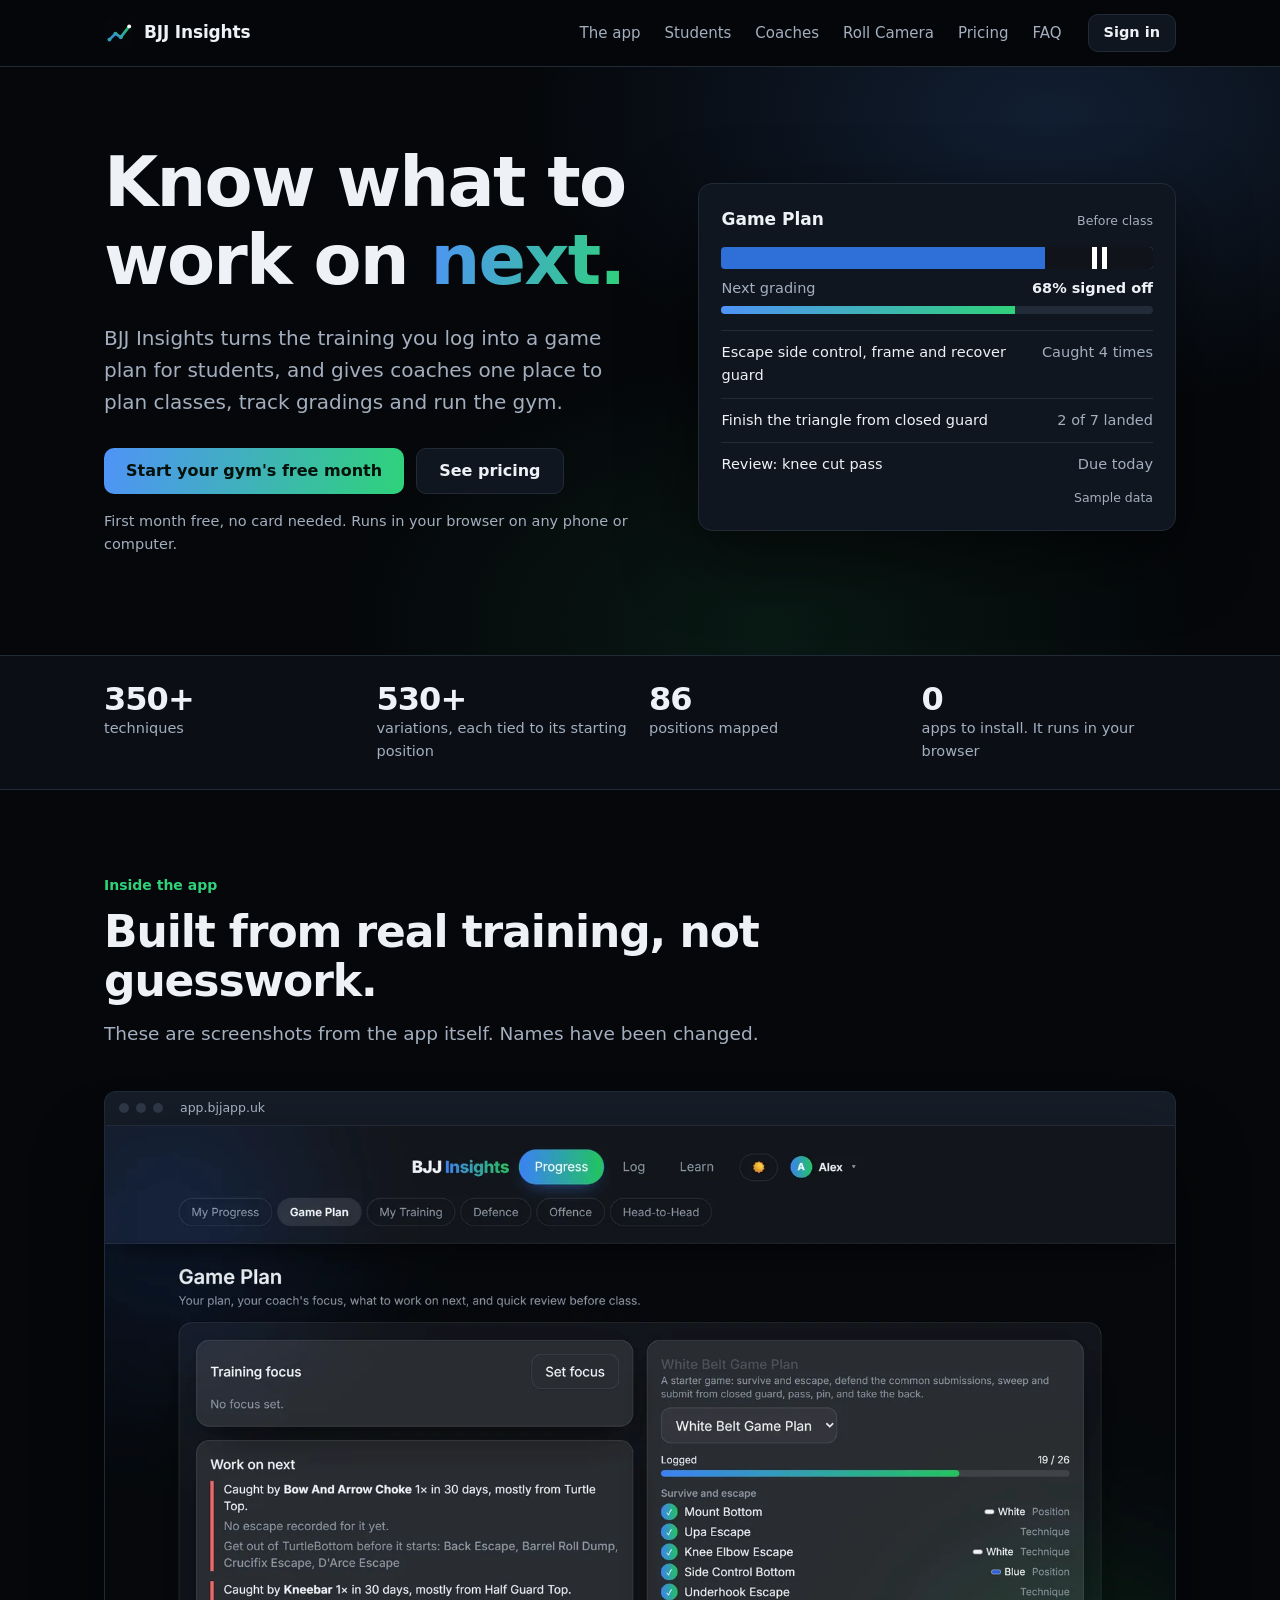
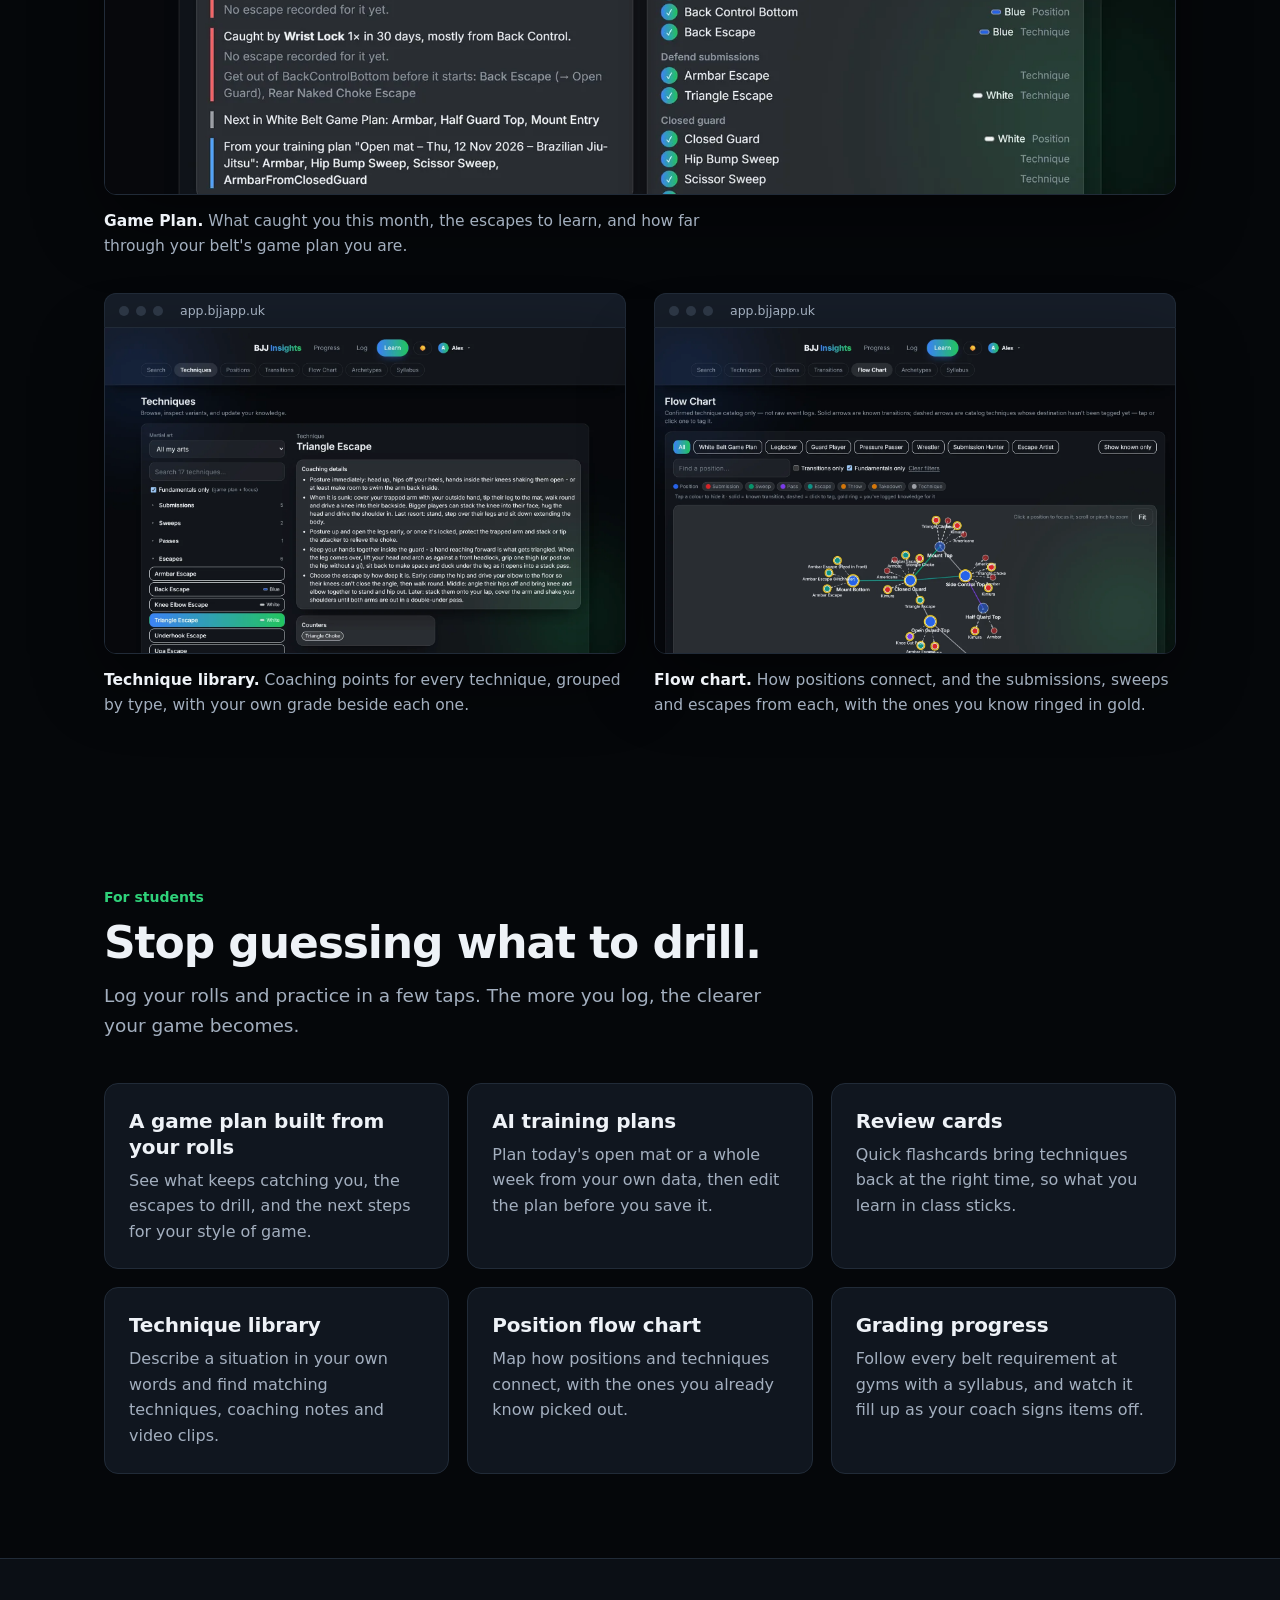
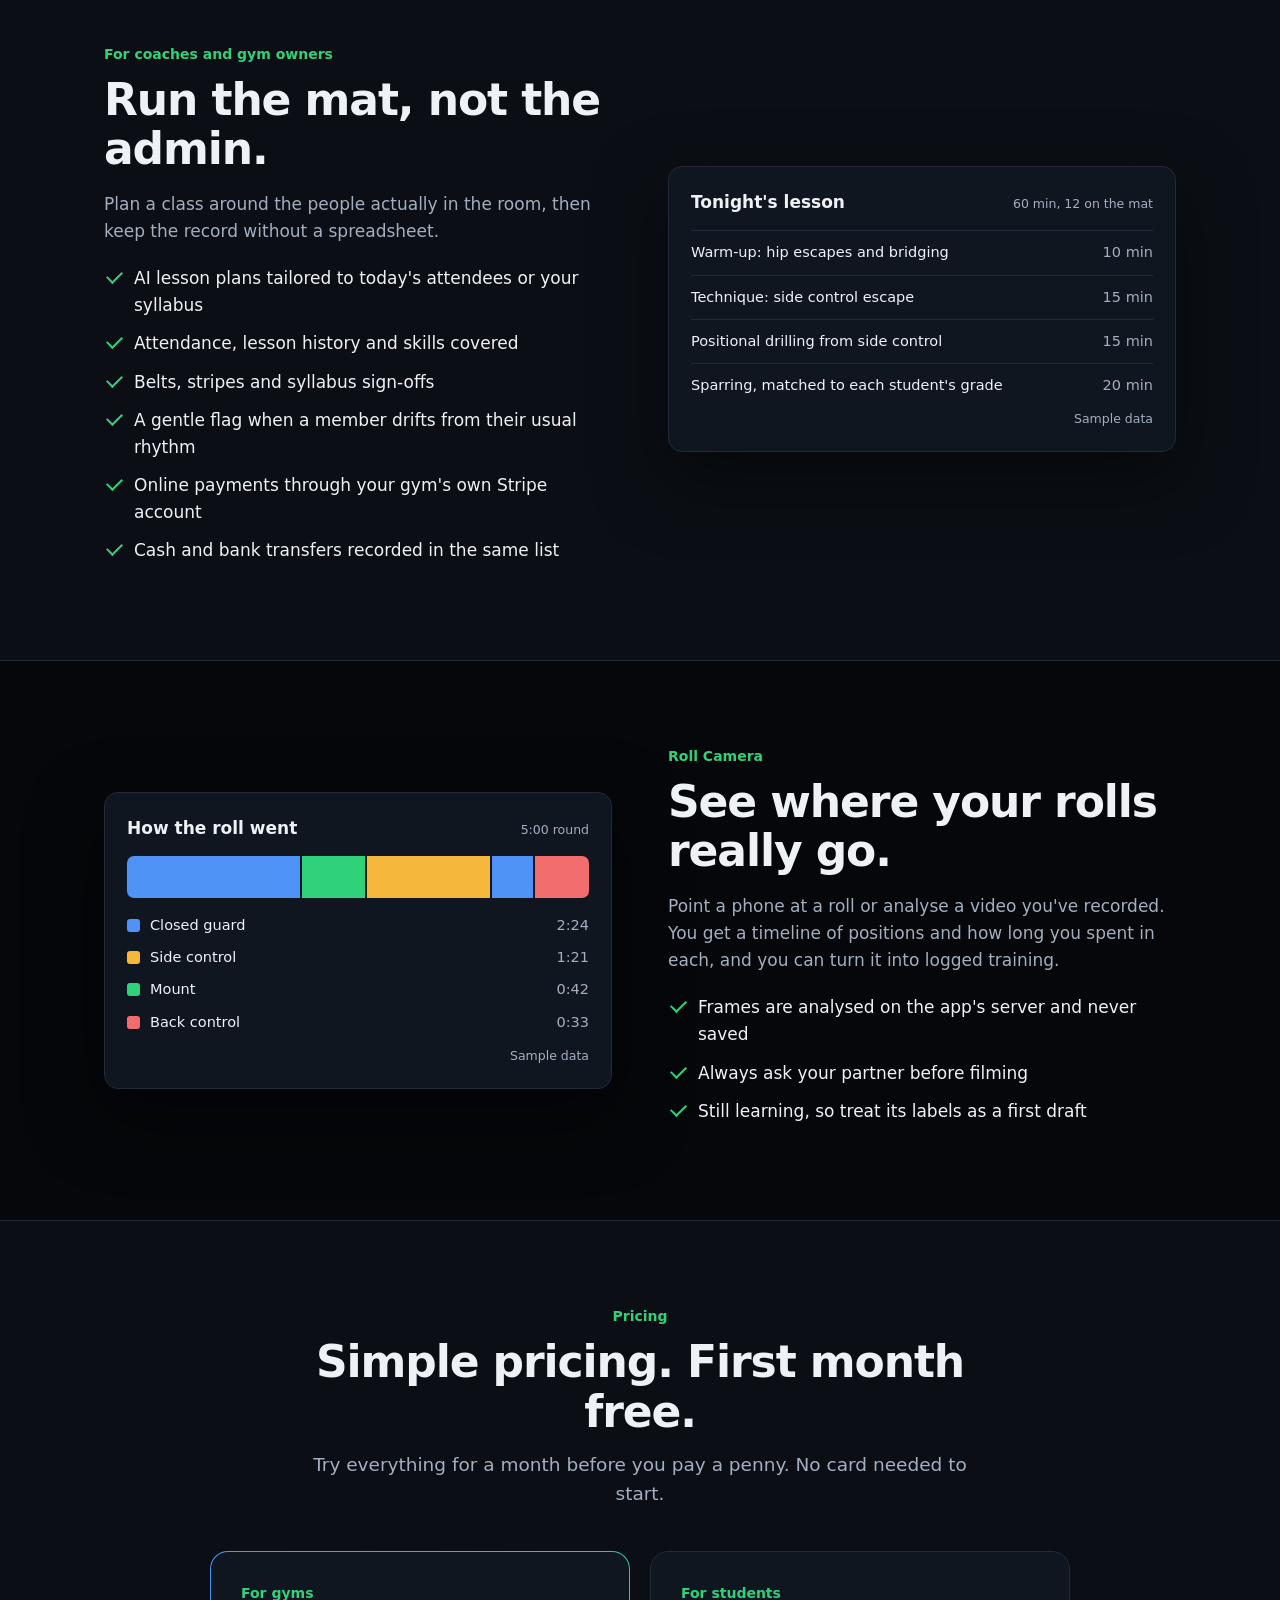
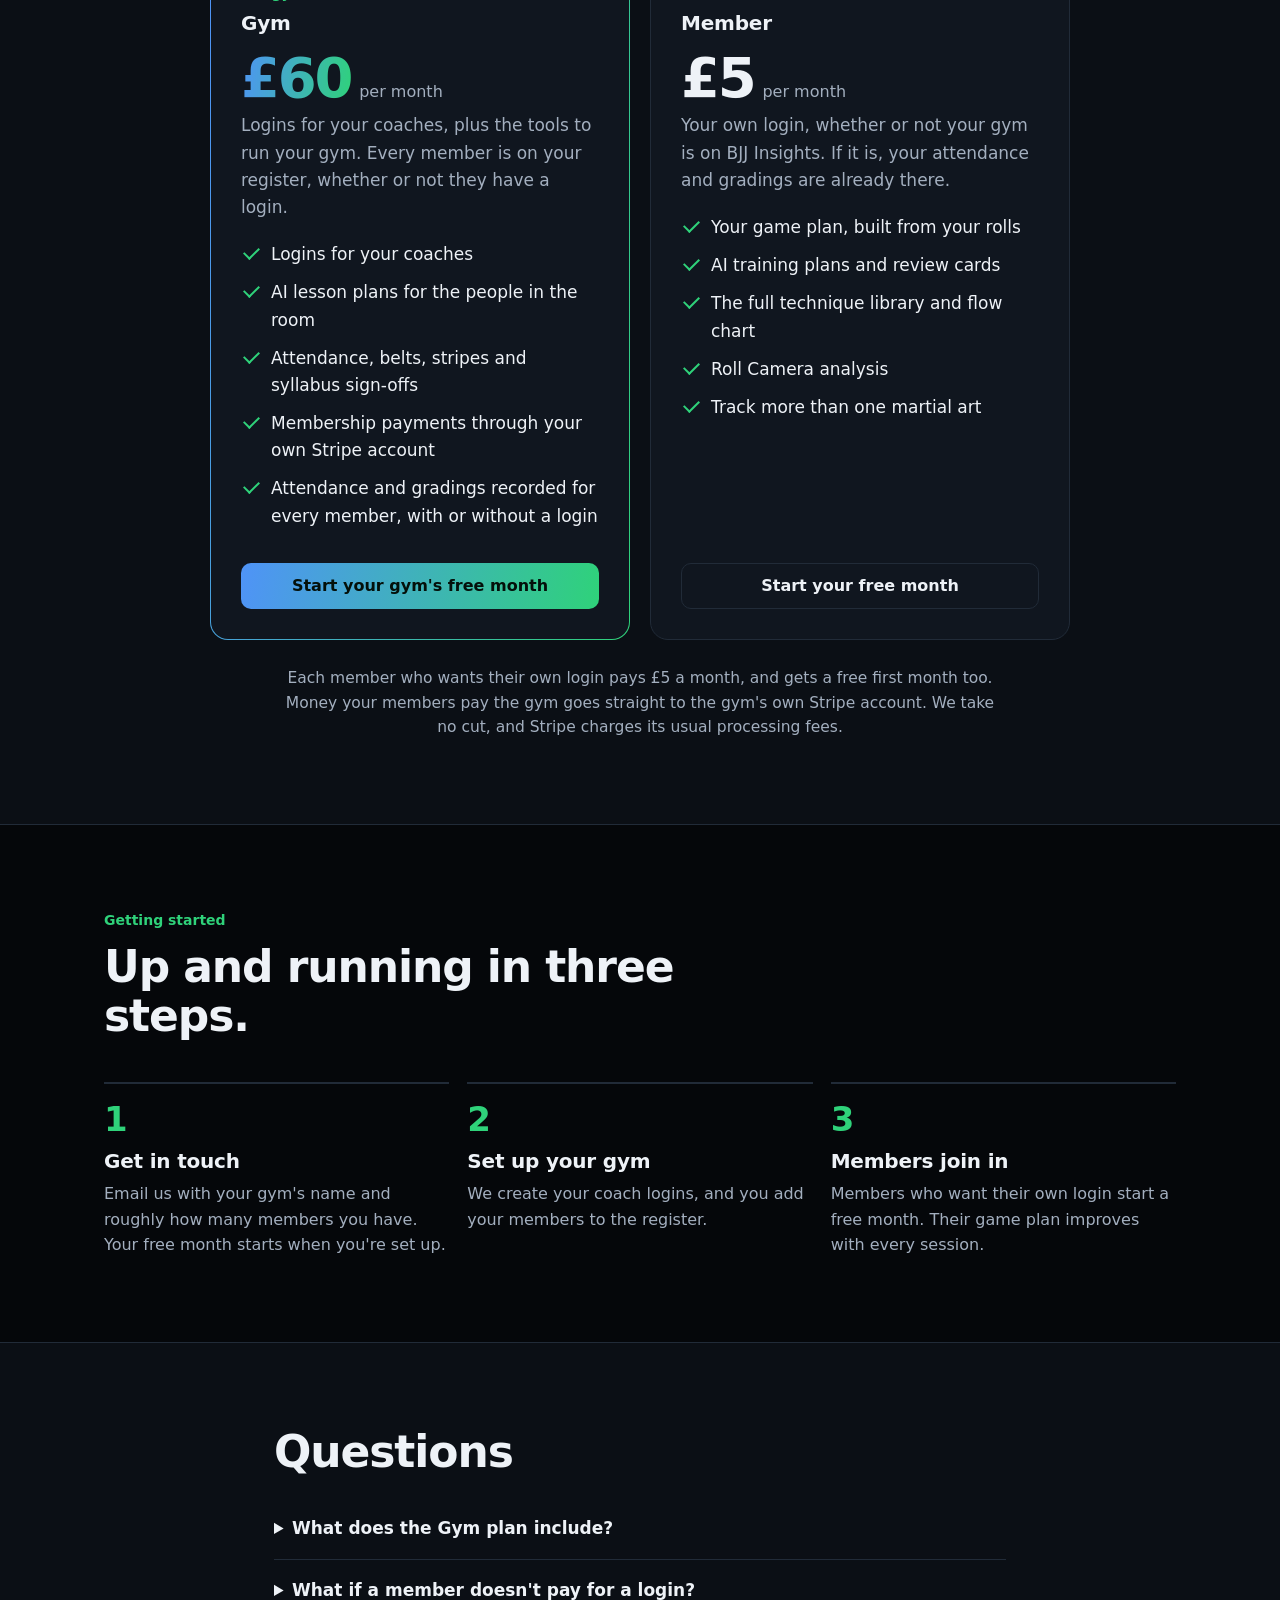
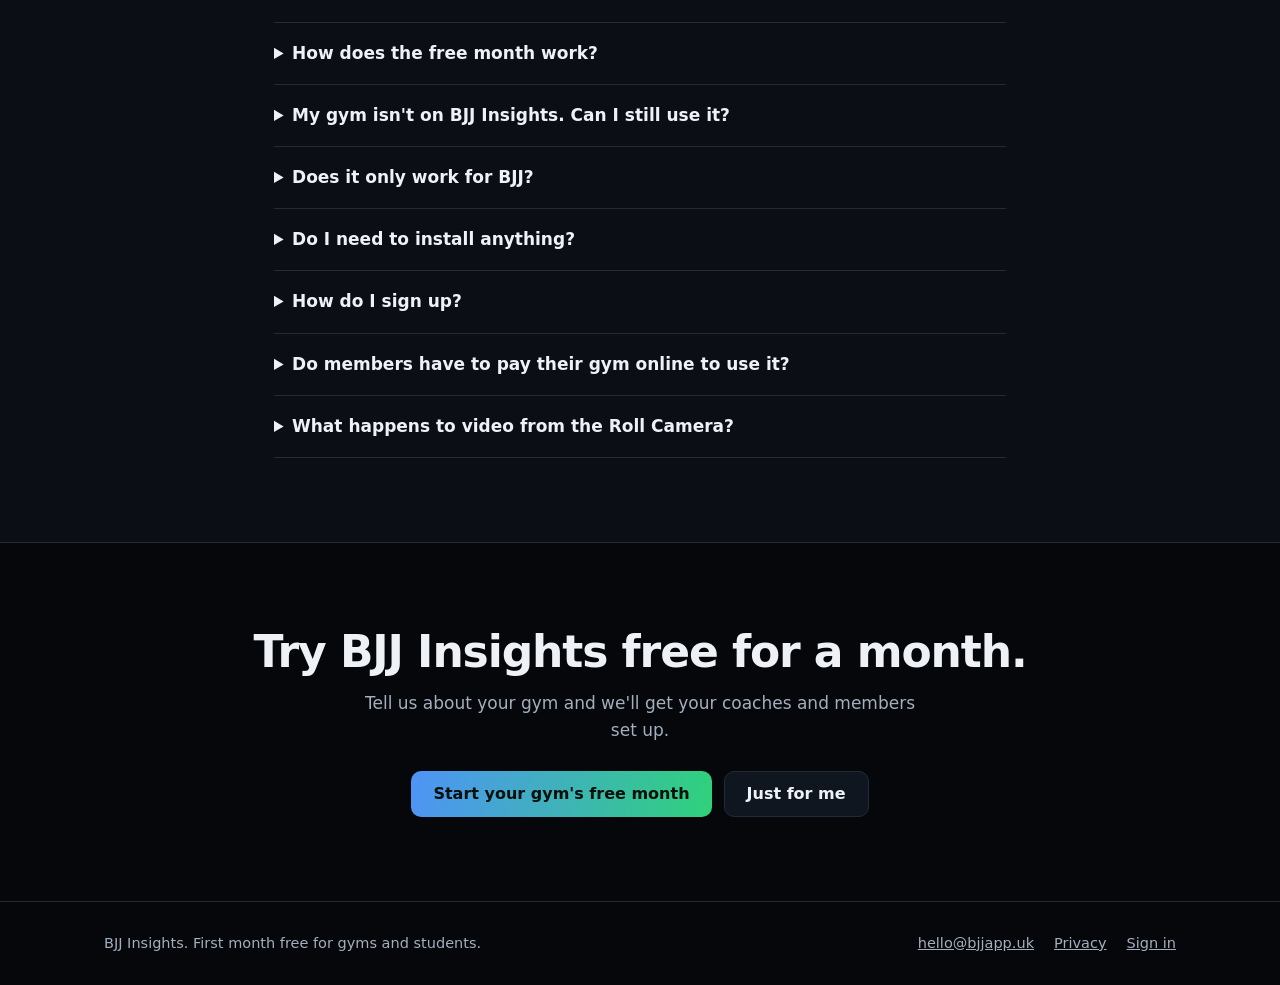
<file: index.html>
<!doctype html><html lang="en-GB"><head><meta charset="utf-8"><meta name="viewport" content="width=device-width,initial-scale=1"><meta name="theme-color" content="#05070a"><link rel="icon" href="/favicon.svg" type="image/svg+xml"><link rel="stylesheet" href="/styles.css">
<title>BJJ Insights | Training app for jiu-jitsu gyms and students</title>
<meta name="description" content="The training app for BJJ students, coaches and gyms: log training, build game plans, plan classes, track gradings and take membership payments. First month free.">
<link rel="canonical" href="https://bjjapp.uk/"><meta property="og:type" content="website"><meta property="og:url" content="https://bjjapp.uk/"><meta property="og:title" content="BJJ Insights: know what to work on next"><meta property="og:description" content="The training app for jiu-jitsu students, coaches and gyms. Try it free for a month."><meta property="og:image" content="https://bjjapp.uk/og.png"><meta name="twitter:card" content="summary_large_image">
<script type="application/ld+json">{"@context":"https://schema.org","@type":"SoftwareApplication","name":"BJJ Insights","applicationCategory":"SportsApplication","operatingSystem":"Web","url":"https://bjjapp.uk/","offers":[{"@type":"Offer","name":"Gym","price":"60","priceCurrency":"GBP","description":"Per gym per month for coach logins and gym tools. Members pay for their own login. First month free."},{"@type":"Offer","name":"Member","price":"5","priceCurrency":"GBP","description":"Per person per month for a student login, with or without a gym. First month free."}]}</script>
</head><body><a class="skip" href="#main">Skip to content</a><header><div class="wrap nav"><a class="brand" href="/"><img src="/favicon.svg" alt="" width="30" height="30">BJJ Insights</a><nav class="links" aria-label="Main"><a href="/#app">The app</a><a href="/#students">Students</a><a href="/#coaches">Coaches</a><a href="/#camera">Roll Camera</a><a class="keep" href="/#pricing">Pricing</a><a href="/#faq">FAQ</a></nav><a class="btn small" href="https://app.bjjapp.uk">Sign in</a></div></header><main id="main">
<div class="hero"><div class="wrap hero-grid"><div>
<h1>Know what to work on <span class="grad">next.</span></h1>
<p class="lede">BJJ Insights turns the training you log into a game plan for students, and gives coaches one place to plan classes, track gradings and run the gym.</p>
<div class="cta"><a class="btn primary" href="mailto:hello@bjjapp.uk?subject=Free%20month%20for%20our%20gym&body=Gym%20name%3A%0AWhere%20you%20are%3A%0ARoughly%20how%20many%20members%3A%0ACoaches%20who%20need%20a%20login%3A">Start your gym's free month</a><a class="btn" href="#pricing">See pricing</a></div>
<p class="note">First month free, no card needed. Runs in your browser on any phone or computer.</p>
</div><div class="panel" role="img" aria-label="Example Game Plan page showing a blue belt with two stripes, progress to the next grading and three things to work on">
<div class="panel-head"><span class="panel-title">Game Plan</span><span class="tag">Before class</span></div>
<div class="belt"><i><b></b><b></b></i></div>
<div class="row"><span>Next grading</span><strong>68% signed off</strong></div><div class="meter" style="margin-top:6px"><span style="width:68%"></span></div>
<ul class="mini"><li>Escape side control, frame and recover guard<span>Caught 4 times</span></li><li>Finish the triangle from closed guard<span>2 of 7 landed</span></li><li>Review: knee cut pass<span>Due today</span></li></ul>
<p class="sample">Sample data</p></div></div></div>
<div class="stats"><div class="wrap stats-grid"><div><strong>350+</strong><span>techniques</span></div><div><strong>530+</strong><span>variations, each tied to its starting position</span></div><div><strong>86</strong><span>positions mapped</span></div><div><strong>0</strong><span>apps to install. It runs in your browser</span></div></div></div>

<section id="app"><div class="wrap"><div class="intro"><p class="kicker">Inside the app</p><h2>Built from real training, not guesswork.</h2><p>These are screenshots from the app itself. Names have been changed.</p></div>
<figure class="shot shot-main"><div class="chrome"><i></i><i></i><i></i><span>app.bjjapp.uk</span></div><img src="/img/app-game-plan.webp" width="1600" height="1000" loading="lazy" alt="BJJ Insights Game Plan page. On the left, Work on next lists the submissions that caught this student in the last 30 days, with escapes to learn. On the right, a White Belt Game Plan checklist shows 19 of 26 items logged."><figcaption><strong>Game Plan.</strong> What caught you this month, the escapes to learn, and how far through your belt's game plan you are.</figcaption></figure>
<div class="shots2">
<figure class="shot"><div class="chrome"><i></i><i></i><i></i><span>app.bjjapp.uk</span></div><img src="/img/app-techniques.webp" width="1600" height="1000" loading="lazy" alt="Technique library showing Triangle Escape with five coaching points and the submission it counters."><figcaption><strong>Technique library.</strong> Coaching points for every technique, grouped by type, with your own grade beside each one.</figcaption></figure>
<figure class="shot"><div class="chrome"><i></i><i></i><i></i><span>app.bjjapp.uk</span></div><img src="/img/app-flow-chart.webp" width="1600" height="1000" loading="lazy" alt="Flow chart linking positions such as closed guard, mount and side control to the submissions, sweeps and escapes available from each."><figcaption><strong>Flow chart.</strong> How positions connect, and the submissions, sweeps and escapes from each, with the ones you know ringed in gold.</figcaption></figure>
</div></div></section>
<section id="students"><div class="wrap"><div class="intro"><p class="kicker">For students</p><h2>Stop guessing what to drill.</h2><p>Log your rolls and practice in a few taps. The more you log, the clearer your game becomes.</p></div>
<div class="grid3">
<article class="card"><h3>A game plan built from your rolls</h3><p>See what keeps catching you, the escapes to drill, and the next steps for your style of game.</p></article>
<article class="card"><h3>AI training plans</h3><p>Plan today's open mat or a whole week from your own data, then edit the plan before you save it.</p></article>
<article class="card"><h3>Review cards</h3><p>Quick flashcards bring techniques back at the right time, so what you learn in class sticks.</p></article>
<article class="card"><h3>Technique library</h3><p>Describe a situation in your own words and find matching techniques, coaching notes and video clips.</p></article>
<article class="card"><h3>Position flow chart</h3><p>Map how positions and techniques connect, with the ones you already know picked out.</p></article>
<article class="card"><h3>Grading progress</h3><p>Follow every belt requirement at gyms with a syllabus, and watch it fill up as your coach signs items off.</p></article>
</div></div></section>

<section id="coaches" class="alt"><div class="wrap split"><div><p class="kicker">For coaches and gym owners</p><h2>Run the mat, not the admin.</h2><p>Plan a class around the people actually in the room, then keep the record without a spreadsheet.</p>
<ul class="ticks"><li>AI lesson plans tailored to today's attendees or your syllabus</li><li>Attendance, lesson history and skills covered</li><li>Belts, stripes and syllabus sign-offs</li><li>A gentle flag when a member drifts from their usual rhythm</li><li>Online payments through your gym's own Stripe account</li><li>Cash and bank transfers recorded in the same list</li></ul></div>
<div class="panel" role="img" aria-label="Example lesson plan for a sixty minute class with warm-up, technique, drilling and sparring blocks">
<div class="panel-head"><span class="panel-title">Tonight's lesson</span><span class="tag">60 min, 12 on the mat</span></div>
<ul class="mini" style="margin-top:0"><li>Warm-up: hip escapes and bridging<span>10 min</span></li><li>Technique: side control escape<span>15 min</span></li><li>Positional drilling from side control<span>15 min</span></li><li>Sparring, matched to each student's grade<span>20 min</span></li></ul>
<p class="sample">Sample data</p></div></div></section>

<section id="camera"><div class="wrap split"><div class="panel" role="img" aria-label="Example Roll Camera timeline showing time spent in closed guard, side control, mount and back control">
<div class="panel-head"><span class="panel-title">How the roll went</span><span class="tag">5:00 round</span></div>
<div class="timeline"><i class="t1" style="width:38%"></i><i class="t2" style="width:14%"></i><i class="t3" style="width:27%"></i><i class="t1" style="width:9%"></i><i class="t4" style="width:12%"></i></div>
<div class="legend"><div><i class="t1"></i>Closed guard<span>2:24</span></div><div><i class="t3"></i>Side control<span>1:21</span></div><div><i class="t2"></i>Mount<span>0:42</span></div><div><i class="t4"></i>Back control<span>0:33</span></div></div>
<p class="sample">Sample data</p></div>
<div><p class="kicker">Roll Camera</p><h2>See where your rolls really go.</h2><p>Point a phone at a roll or analyse a video you've recorded. You get a timeline of positions and how long you spent in each, and you can turn it into logged training.</p>
<ul class="ticks"><li>Frames are analysed on the app's server and never saved</li><li>Always ask your partner before filming</li><li>Still learning, so treat its labels as a first draft</li></ul></div></div></section>

<section id="pricing" class="alt"><div class="wrap"><div class="intro center"><p class="kicker">Pricing</p><h2>Simple pricing. First month free.</h2><p>Try everything for a month before you pay a penny. No card needed to start.</p></div>
<div class="plans">
<article class="plan featured"><p class="plan-tag">For gyms</p><h3>Gym</h3><div class="amount"><span class="grad">£60</span><small>per month</small></div><p class="plan-sub">Logins for your coaches, plus the tools to run your gym. Every member is on your register, whether or not they have a login.</p>
<ul class="ticks"><li>Logins for your coaches</li><li>AI lesson plans for the people in the room</li><li>Attendance, belts, stripes and syllabus sign-offs</li><li>Membership payments through your own Stripe account</li><li>Attendance and gradings recorded for every member, with or without a login</li></ul>
<a class="btn primary" href="mailto:hello@bjjapp.uk?subject=Free%20month%20for%20our%20gym&body=Gym%20name%3A%0AWhere%20you%20are%3A%0ARoughly%20how%20many%20members%3A%0ACoaches%20who%20need%20a%20login%3A">Start your gym's free month</a></article>
<article class="plan"><p class="plan-tag">For students</p><h3>Member</h3><div class="amount"><span>£5</span><small>per month</small></div><p class="plan-sub">Your own login, whether or not your gym is on BJJ Insights. If it is, your attendance and gradings are already there.</p>
<ul class="ticks"><li>Your game plan, built from your rolls</li><li>AI training plans and review cards</li><li>The full technique library and flow chart</li><li>Roll Camera analysis</li><li>Track more than one martial art</li></ul>
<a class="btn" href="mailto:hello@bjjapp.uk?subject=Free%20month%20for%20me&body=Your%20name%3A%0AYour%20belt%3A%0AWhere%20you%20train%20(if%20anywhere)%3A">Start your free month</a></article>
</div>
<p class="plans-note">Each member who wants their own login pays £5 a month, and gets a free first month too. Money your members pay the gym goes straight to the gym's own Stripe account. We take no cut, and Stripe charges its usual processing fees.</p></div></section>

<section><div class="wrap"><div class="intro"><p class="kicker">Getting started</p><h2>Up and running in three steps.</h2></div>
<ol class="steps"><li><h3>Get in touch</h3><p>Email us with your gym's name and roughly how many members you have. Your free month starts when you're set up.</p></li><li><h3>Set up your gym</h3><p>We create your coach logins, and you add your members to the register.</p></li><li><h3>Members join in</h3><p>Members who want their own login start a free month. Their game plan improves with every session.</p></li></ol></div></section>

<section id="faq" class="alt"><div class="wrap faq"><h2 style="margin-bottom:22px">Questions</h2>
<details><summary>What does the Gym plan include?</summary><p>Logins for your coaches and every coaching tool: lesson plans, attendance, belts, syllabus sign-offs and payments. Members need their own login to see their data and use the student features.</p></details>
<details><summary>What if a member doesn't pay for a login?</summary><p>They stay on your register. Coaches can still record their attendance, gradings and payments, and it's all there if they sign up later.</p></details>
<details><summary>How does the free month work?</summary><p>You get every feature for your first month and don't need a card to start. We'll get in touch before it ends, and you only pay if you want to carry on.</p></details>
<details><summary>My gym isn't on BJJ Insights. Can I still use it?</summary><p>Yes. A member login is £5 a month after your free month, whether or not your gym is on BJJ Insights.</p></details>
<details><summary>Does it only work for BJJ?</summary><p>BJJ is the focus, but each person can track several martial arts. Arts with a grading syllabus get belt progress, and arts without belts still work for logging.</p></details>
<details><summary>Do I need to install anything?</summary><p>No. It runs in the browser on a phone, tablet or computer.</p></details>
<details><summary>How do I sign up?</summary><p>Email us and we'll set up your login. Gyms get logins for their coaches, and each member gets their own.</p></details>
<details><summary>Do members have to pay their gym online to use it?</summary><p>No. Members can use the app however they pay their gym, and coaches can record cash and bank transfers alongside online payments.</p></details>
<details><summary>What happens to video from the Roll Camera?</summary><p>Frames are analysed on the app's server and never saved. Separately, coaches can choose to upload gym photos to help train the model. They must confirm that everyone pictured agreed, only they and the app's admins can see those photos, and they can delete them at any time.</p></details>
</div></section>

<section class="final"><div class="wrap"><h2>Try BJJ Insights free for a month.</h2><p>Tell us about your gym and we'll get your coaches and members set up.</p><div class="cta"><a class="btn primary" href="mailto:hello@bjjapp.uk?subject=Free%20month%20for%20our%20gym&body=Gym%20name%3A%0AWhere%20you%20are%3A%0ARoughly%20how%20many%20members%3A%0ACoaches%20who%20need%20a%20login%3A">Start your gym's free month</a><a class="btn" href="mailto:hello@bjjapp.uk?subject=Free%20month%20for%20me&body=Your%20name%3A%0AYour%20belt%3A%0AWhere%20you%20train%20(if%20anywhere)%3A">Just for me</a></div></div></section>
</main><footer><div class="wrap foot"><span>BJJ Insights. First month free for gyms and students.</span><nav aria-label="Footer"><a href="mailto:hello@bjjapp.uk">hello@bjjapp.uk</a><a href="/privacy.html">Privacy</a><a href="https://app.bjjapp.uk">Sign in</a></nav></div></footer></body></html>
</file>
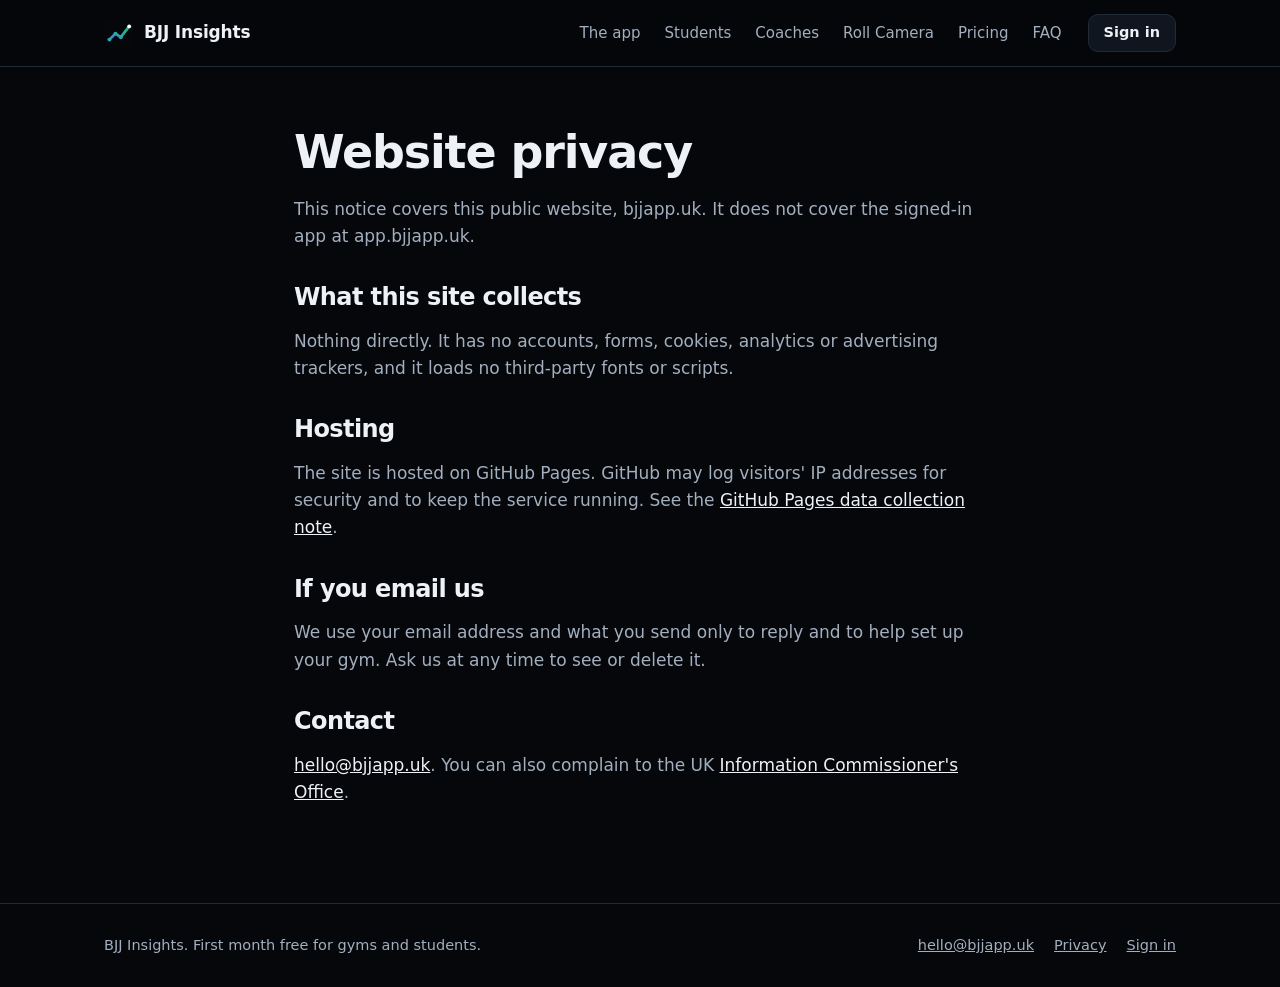
<file: privacy.html>
<!doctype html><html lang="en-GB"><head><meta charset="utf-8"><meta name="viewport" content="width=device-width,initial-scale=1"><meta name="theme-color" content="#05070a"><link rel="icon" href="/favicon.svg" type="image/svg+xml"><link rel="stylesheet" href="/styles.css"><title>Privacy | BJJ Insights</title><meta name="description" content="How the BJJ Insights website handles your data."><link rel="canonical" href="https://bjjapp.uk/privacy.html"></head><body><a class="skip" href="#main">Skip to content</a><header><div class="wrap nav"><a class="brand" href="/"><img src="/favicon.svg" alt="" width="30" height="30">BJJ Insights</a><nav class="links" aria-label="Main"><a href="/#app">The app</a><a href="/#students">Students</a><a href="/#coaches">Coaches</a><a href="/#camera">Roll Camera</a><a class="keep" href="/#pricing">Pricing</a><a href="/#faq">FAQ</a></nav><a class="btn small" href="https://app.bjjapp.uk">Sign in</a></div></header><main id="main" class="prose">
<h1>Website privacy</h1><p>This notice covers this public website, bjjapp.uk. It does not cover the signed-in app at app.bjjapp.uk.</p>
<h2>What this site collects</h2><p>Nothing directly. It has no accounts, forms, cookies, analytics or advertising trackers, and it loads no third-party fonts or scripts.</p>
<h2>Hosting</h2><p>The site is hosted on GitHub Pages. GitHub may log visitors' IP addresses for security and to keep the service running. See the <a href="https://docs.github.com/en/pages/getting-started-with-github-pages/about-github-pages#data-collection">GitHub Pages data collection note</a>.</p>
<h2>If you email us</h2><p>We use your email address and what you send only to reply and to help set up your gym. Ask us at any time to see or delete it.</p>
<h2>Contact</h2><p><a href="mailto:hello@bjjapp.uk">hello@bjjapp.uk</a>. You can also complain to the UK <a href="https://ico.org.uk/make-a-complaint/">Information Commissioner's Office</a>.</p>
</main><footer><div class="wrap foot"><span>BJJ Insights. First month free for gyms and students.</span><nav aria-label="Footer"><a href="mailto:hello@bjjapp.uk">hello@bjjapp.uk</a><a href="/privacy.html">Privacy</a><a href="https://app.bjjapp.uk">Sign in</a></nav></div></footer></body></html>
</file>
<file: styles.css>
:root{--bg:#05070a;--bg2:#0b0f15;--card:#10161f;--line:#212b38;--text:#eef2f7;--muted:#a3afbf;--blue:#4f93f7;--green:#2fd27a;--amber:#f5b83d;--red:#f26d6d;--grad:linear-gradient(100deg,var(--blue),var(--green));--r:14px;color-scheme:dark}
*{box-sizing:border-box}html{scroll-behavior:smooth;scroll-padding-top:80px}
body{margin:0;background:var(--bg);color:var(--text);font:17px/1.6 system-ui,-apple-system,"Segoe UI",Roboto,Helvetica,Arial,sans-serif;overflow-x:hidden}
a{color:inherit}img,svg{display:block;max-width:100%}
.wrap{width:min(1120px,100%);margin:0 auto;padding:0 24px}
.skip{position:absolute;left:-999px}.skip:focus{left:16px;top:12px;background:#fff;color:#000;padding:8px 14px;border-radius:8px;z-index:30}
:focus-visible{outline:2px solid var(--green);outline-offset:3px;border-radius:4px}
header{position:sticky;top:0;z-index:20;background:rgba(5,7,10,.88);backdrop-filter:blur(10px);border-bottom:1px solid var(--line)}
.nav{display:flex;align-items:center;gap:26px;height:66px}
.brand{display:flex;align-items:center;gap:10px;font-weight:750;text-decoration:none;letter-spacing:-.01em}.brand img{width:30px;height:30px}
.links{display:flex;gap:24px;margin-left:auto;font-size:15px}.links a{color:var(--muted);text-decoration:none}.links a:hover{color:var(--text)}
.btn{display:inline-flex;align-items:center;justify-content:center;min-height:46px;padding:0 22px;border-radius:10px;font-weight:680;text-decoration:none;font-size:16px;border:1px solid var(--line);background:var(--card);transition:transform .15s,border-color .15s}
.btn:hover{transform:translateY(-1px);border-color:#3b4a5e}.btn.primary{background:var(--grad);color:#04100a;border:0}.btn.small{min-height:38px;padding:0 15px;font-size:14.5px}
h1,h2,h3{line-height:1.12;letter-spacing:-.025em;margin:0}
h1{font-size:clamp(40px,6.2vw,70px);font-weight:800}h2{font-size:clamp(30px,4vw,44px);font-weight:780}h3{font-size:20px;letter-spacing:-.01em;line-height:1.3}
.grad{background:var(--grad);-webkit-background-clip:text;background-clip:text;color:transparent}
.hero{padding:76px 0 84px;background:radial-gradient(760px 420px at 82% 8%,rgba(79,147,247,.17),transparent 70%),radial-gradient(620px 380px at 60% 95%,rgba(47,210,122,.09),transparent 70%)}
.hero-grid{display:grid;grid-template-columns:1.06fr .94fr;gap:56px;align-items:center}
.lede{font-size:20px;color:var(--muted);margin:22px 0 30px;max-width:33em}.cta{display:flex;flex-wrap:wrap;gap:12px}.note{color:var(--muted);font-size:14.5px;margin-top:16px}
.panel{background:var(--card);border:1px solid var(--line);border-radius:var(--r);padding:22px;box-shadow:0 26px 70px rgba(0,0,0,.5)}
.panel-head{display:flex;justify-content:space-between;align-items:baseline;gap:12px;margin-bottom:14px}.panel-title{font-weight:720}.tag{font-size:12.5px;color:var(--muted)}
.belt{display:flex;height:22px;border-radius:4px;overflow:hidden;background:#2f6fd8;margin:6px 0 8px}.belt i{margin-left:auto;width:25%;background:#10131a;border-left:0;display:flex;gap:5px;justify-content:center}.belt b{width:5px;background:#fff}
.meter{height:8px;background:#222c38;border-radius:9px;overflow:hidden}.meter span{display:block;height:100%;background:var(--grad)}
.row{display:flex;justify-content:space-between;gap:12px;font-size:14.5px;color:var(--muted)}.row strong{color:var(--text);font-weight:640}
.mini{list-style:none;margin:16px 0 0;padding:0;border-top:1px solid var(--line)}.mini li{display:flex;justify-content:space-between;gap:14px;padding:10px 0;border-bottom:1px solid var(--line);font-size:14.5px}.mini li:last-child{border:0;padding-bottom:0}.mini span{color:var(--muted);white-space:nowrap}
.sample{font-size:12.5px;color:var(--muted);margin:12px 0 0;text-align:right}
section{padding:84px 0}section.alt{background:var(--bg2);border-block:1px solid var(--line)}.intro{max-width:690px;margin-bottom:42px}.intro p{color:var(--muted);margin:14px 0 0;font-size:18.5px}.kicker,.intro p.kicker,.split p.kicker{color:var(--green);font-weight:700;font-size:14px;margin:0 0 10px}
.grid3{display:grid;grid-template-columns:repeat(3,1fr);gap:18px}.card{background:var(--card);border:1px solid var(--line);border-radius:var(--r);padding:24px}.card p{margin:8px 0 0;color:var(--muted);font-size:16px}
.split{display:grid;grid-template-columns:1fr 1fr;gap:56px;align-items:center}.split p{color:var(--muted)}
.ticks{list-style:none;padding:0;margin:20px 0 0}.ticks li{position:relative;padding:0 0 11px 30px;color:var(--text)}.ticks li:before{content:"";position:absolute;left:3px;top:6px;width:13px;height:7px;border-left:2.5px solid var(--green);border-bottom:2.5px solid var(--green);transform:rotate(-45deg)}
.timeline{display:flex;height:42px;border-radius:7px;overflow:hidden;gap:2px;margin:6px 0 16px}.timeline i{display:block}.t1{background:var(--blue)}.t2{background:var(--green)}.t3{background:var(--amber)}.t4{background:var(--red)}
.legend{display:grid;gap:9px}.legend div{display:grid;grid-template-columns:13px 1fr auto;gap:10px;align-items:center;font-size:14.5px}.legend i{width:13px;height:13px;border-radius:3px}.legend span{color:var(--muted)}
.steps{display:grid;grid-template-columns:repeat(3,1fr);gap:18px;counter-reset:s;padding:0;margin:0;list-style:none}.steps li{counter-increment:s;border-top:2px solid var(--line);padding-top:18px}.steps li:before{content:counter(s);display:block;font-size:34px;font-weight:800;line-height:1;margin-bottom:12px;color:var(--green)}.steps p{color:var(--muted);margin:7px 0 0;font-size:16px}
.center{text-align:center;margin-left:auto;margin-right:auto}
.stats{border-block:1px solid var(--line);background:var(--bg2)}.stats-grid{display:grid;grid-template-columns:repeat(4,1fr);gap:18px;padding-top:26px;padding-bottom:26px}.stats-grid div{display:flex;flex-direction:column}.stats strong{font-size:32px;font-weight:800;letter-spacing:-.03em;line-height:1.1}.stats span{color:var(--muted);font-size:14.5px}
.plans{display:grid;grid-template-columns:repeat(2,minmax(0,420px));justify-content:center;gap:20px}.plan{display:flex;flex-direction:column;background:var(--card);border:1px solid var(--line);border-radius:18px;padding:30px}.plan.featured{border-color:transparent;background:linear-gradient(var(--card),var(--card)) padding-box,var(--grad) border-box;border:1.5px solid transparent}
.plan-tag{color:var(--green);font-weight:700;font-size:14px;margin:0 0 6px}.amount{display:flex;align-items:baseline;gap:8px;margin:14px 0 6px}.amount span{font-size:56px;font-weight:820;letter-spacing:-.04em;line-height:1}.amount small{color:var(--muted);font-size:16px}.plan-sub{color:var(--muted);margin:0}.plan .ticks{flex:1;margin-bottom:22px}
.plans-note{color:var(--muted);max-width:720px;margin:26px auto 0;text-align:center;font-size:15.5px}
.shot{margin:0}.shot .chrome{display:flex;align-items:center;gap:7px;height:34px;padding:0 14px;background:#161d28;border:1px solid var(--line);border-bottom:0;border-radius:12px 12px 0 0}.shot .chrome i{width:10px;height:10px;border-radius:50%;background:#2c3644}.shot .chrome span{margin-left:10px;font-size:12.5px;color:var(--muted)}
.shot img{width:100%;height:auto;border:1px solid var(--line);border-radius:0 0 12px 12px;background:var(--card);box-shadow:0 26px 70px rgba(0,0,0,.45)}.shot figcaption{color:var(--muted);font-size:15.5px;margin-top:14px;max-width:62ch}.shot figcaption strong{color:var(--text)}
.shot-main{margin-bottom:34px}.shots2{display:grid;grid-template-columns:1fr 1fr;gap:28px}
details{border-bottom:1px solid var(--line);padding:17px 0}summary{cursor:pointer;font-weight:650}details p{color:var(--muted);margin:10px 0 0}.faq{max-width:780px}
.final{text-align:center}.final p{color:var(--muted);max-width:560px;margin:14px auto 26px}.final .cta{justify-content:center}
footer{border-top:1px solid var(--line);padding:30px 0;color:var(--muted);font-size:14.5px}.foot{display:flex;flex-wrap:wrap;justify-content:space-between;gap:12px 26px}.foot nav{display:flex;flex-wrap:wrap;gap:20px}
.prose{max-width:740px;padding:60px 24px 80px;margin:0 auto}.prose h1{font-size:clamp(34px,5vw,46px)}.prose h2{font-size:24px;margin-top:34px}.prose p,.prose li{color:var(--muted)}.prose a{color:var(--text)}
@media(max-width:900px){.hero{padding:50px 0 60px}.hero-grid,.split{grid-template-columns:1fr;gap:34px}.plans{grid-template-columns:1fr}.shots2{grid-template-columns:1fr}.stats-grid{grid-template-columns:repeat(2,1fr)}.grid3,.steps{grid-template-columns:1fr}.links a:not(.keep){display:none}section{padding:62px 0}.plan{padding:24px}}
@media(max-width:560px){.wrap{padding:0 16px}.links{gap:0}.cta .btn{width:100%}body{font-size:16.5px}.lede{font-size:18px}}
@media(prefers-reduced-motion:reduce){html{scroll-behavior:auto}.btn{transition:none}}
</file>
